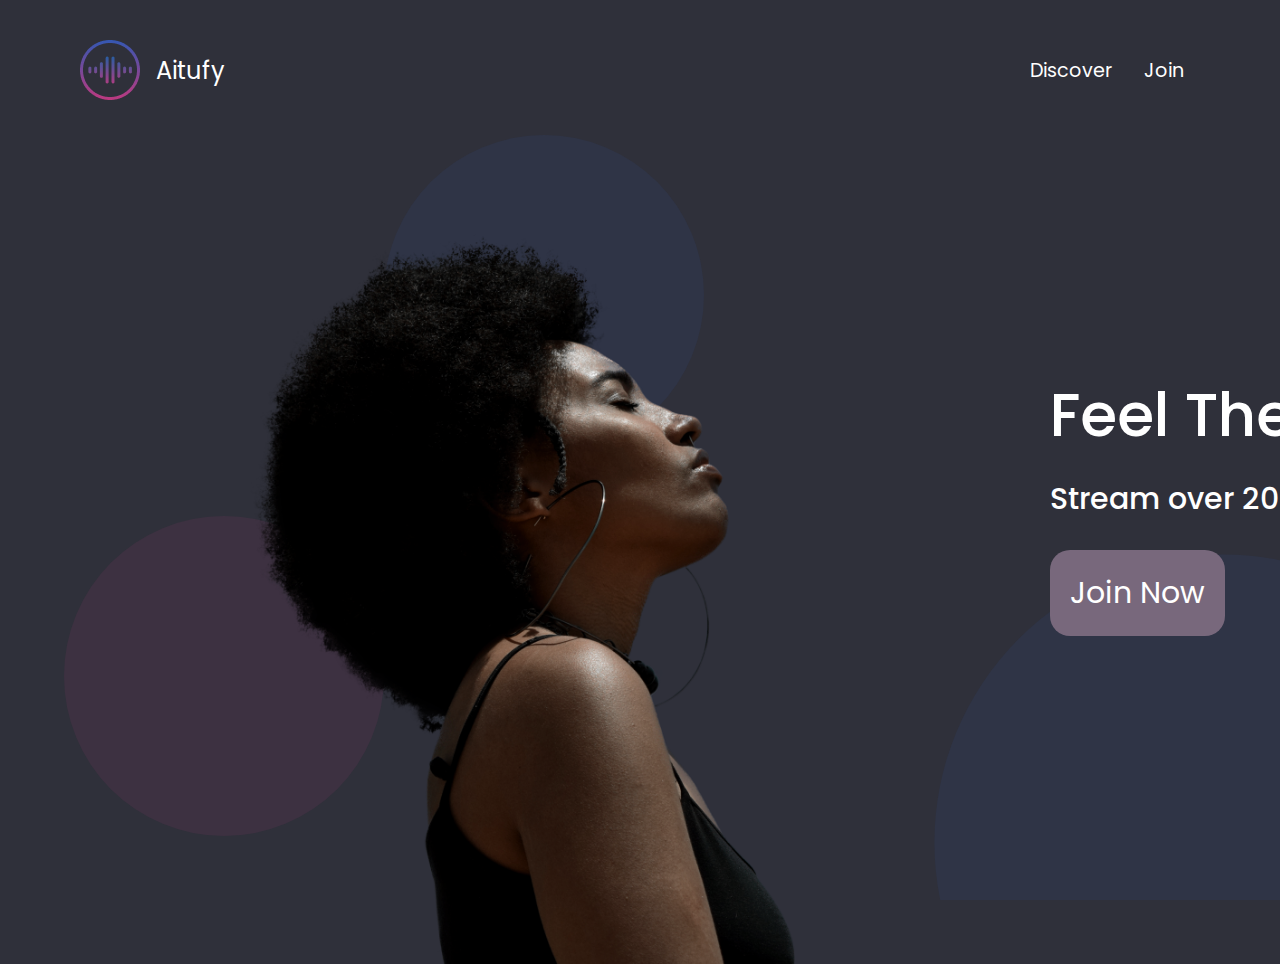
<file: aitu_music/index.html>
<!DOCTYPE html>
<html lang="en">
<head>
  <meta charset="UTF-8">
  <meta name="viewport" content="width=device-width, initial-scale=1.0">
  <meta http-equiv="X-UA-Compatible" content="ie=edge">
  <link href="styles.css" rel="stylesheet">
  <link href="index.css" rel="stylesheet">
  <title>Aitufy</title>
</head>
<body class="container full-height-grow">
  <header class="main-header">
    <a href="index.html" class="brand-logo">
      <img src="images/logo.png">
      <div class="brand-logo-name">Aitufy</div>
    </a>
    <nav class="main-nav">
      <ul>
        <li><a href="discover.html">Discover</a></li>
        <li><a href="join.html">Join</a></li>
      </ul>
    </nav>
  </header>
  <section class="home-main-section">
    <div class="img-wrapper">
      <div class="lady-image"><img src="images/landing-page-girl.png" style="height: 730px;width: auto;position: absolute;top: 234px;left: 250px"></div>
    </div>
    <div class="call-to-action">
      <h1 class="title">Feel The Music</h1>
      <span class="subtitle" style="font-size: 30px">Stream over 20 thousand songs with one click</span><br>
      <a href="join.html" class="btn">Join Now</a>
    </div>
  </section>
  <div class="home-page-circle-1"></div>
  <div class="home-page-circle-2"></div>
  <div class="home-page-circle-3"></div>
</body>
</html>
</file>
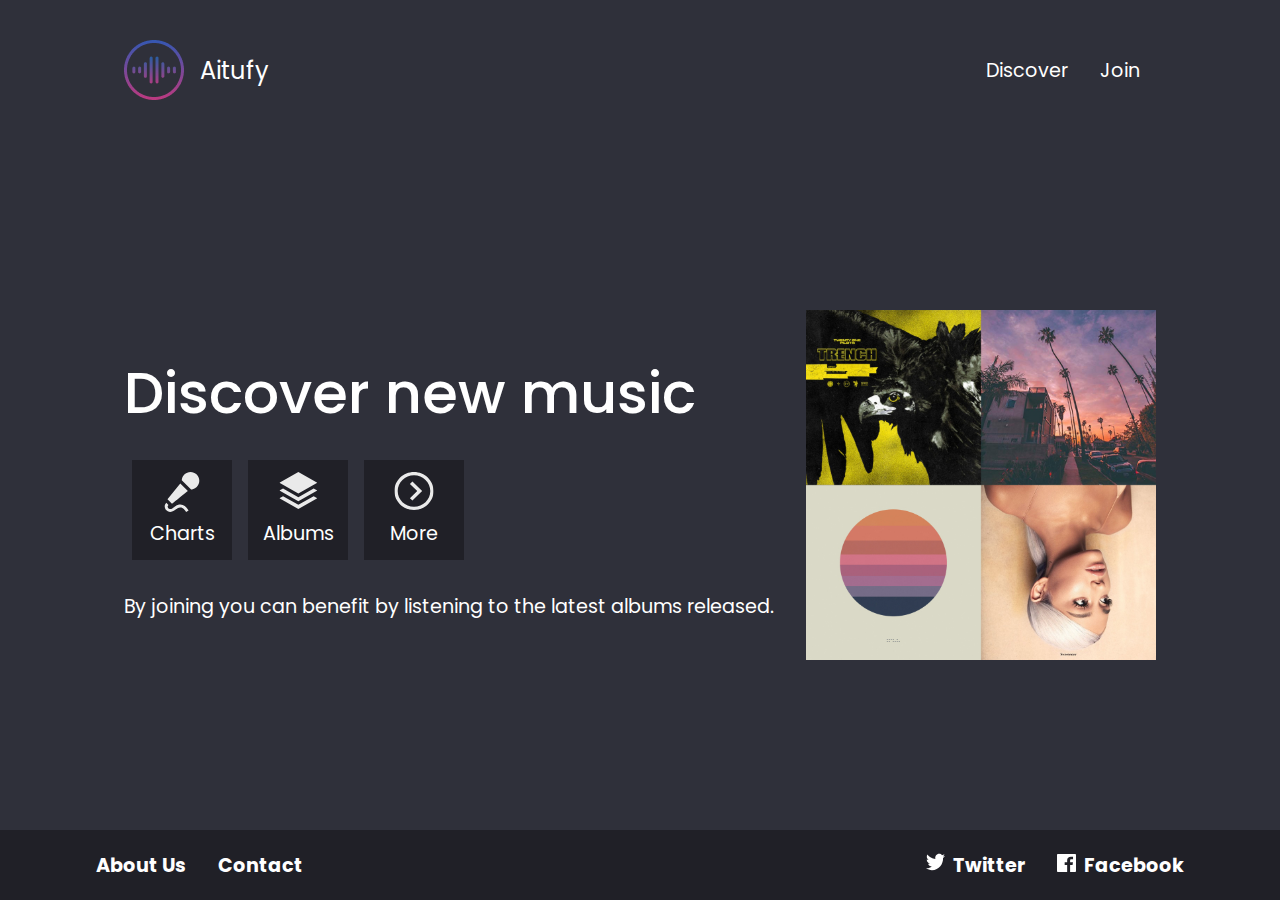
<file: aitu_music/discover.html>
<!DOCTYPE html>
<html lang="en">
<head>
  <meta charset="UTF-8">
  <meta name="viewport" content="width=device-width, initial-scale=1.0">
  <meta http-equiv="X-UA-Compatible" content="ie=edge">
  <link href="styles.css" rel="stylesheet">
  <link href="discover.css" rel="stylesheet">
  <title>Aitufy - Discover</title>
</head>
<body class="full-height-grow">
  <div class="container full-height-grow">
    <header class="main-header">
      <a href="index.html" class="brand-logo">
        <img src="images/logo.png">
        <div class="brand-logo-name">Aitufy</div>
      </a>
      <nav class="main-nav">
        <ul>
          <li><a href="discover.html">Discover</a></li>
          <li><a href="join.html">Join</a></li>
        </ul>
      </nav>
    </header>
    <section class="discover-main-section">
      <div class="call-to-action">
        <h1 class="title">Discover new music</h1>
        <div class="icon-section">
          <div class="icon">
            <img src="images/microphone.svg">
            Charts
          </div>
          <div class="icon">
            <img src="images/albums.svg">
            Albums
          </div>
          <div class="icon">
            <img src="images/more.svg">
            More
          </div>
        </div>
        By joining you can benefit by listening to the latest albums released.
      </div>
      <img class="covers-image" src="images/covers.jpg">
    </section>
  </div>

  <footer class="main-footer">
    <div class="container">
      <nav class="footer-nav">
        <ul>
          <li><a href="#">About Us</a></li>
          <li><a href="#">Contact</a></li>
        </ul>
      </nav>
      <nav class="footer-nav">
        <ul>
          <li>
            <a href="#" class="social-link">
              <img src="images/twitter.svg">
              Twitter
            </a>
          </li>
          <li>
            <a href="#" class="social-link">
              <img src="images/facebook.svg">
              Facebook
            </a>
          </li>
        </ul>
      </nav>
    </div>
  </footer>
</body>
</html>
</file>
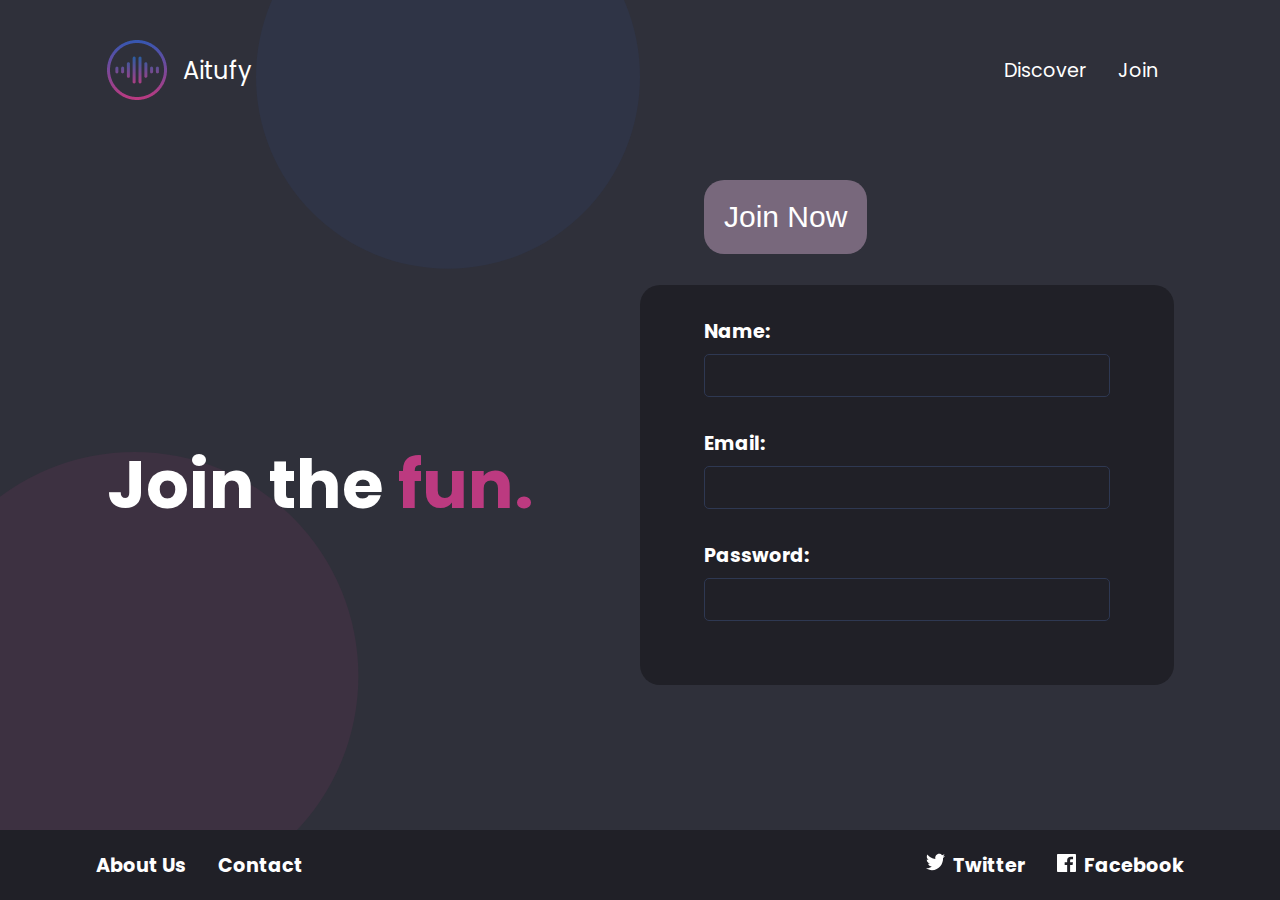
<file: aitu_music/join.html>
<!DOCTYPE html>
<html lang="en">
<head>
  <meta charset="UTF-8">
  <meta name="viewport" content="width=device-width, initial-scale=1.0">
  <meta http-equiv="X-UA-Compatible" content="ie=edge">
  <link href="styles.css" rel="stylesheet">
  <link href="join.css" rel="stylesheet">
  <title>Aitufy - Join</title>
</head>
<body class="full-height-grow">
  <div class="container full-height-grow">
    <header class="main-header">
      <a href="index.html" class="brand-logo">
        <img src="images/logo.png">
        <div class="brand-logo-name">Aitufy</div>
      </a>
      <nav class="main-nav">
        <ul>
          <li><a href="discover.html">Discover</a></li>
          <li><a href="join.html">Join</a></li>
        </ul>
      </nav>
    </header>
    <section class="join-main-section">
      <h1 class="join-text">
        Join the
        <span class="accent-text">fun.</span>
      </h1>
      <form class="join-form">
        <div class="input-group">
          <label>Name:</label>
          <input type="text">
        </div>
        <div class="input-group">
          <label>Email:</label>
          <input type="email">
        </div>
        <div class="input-group">
          <label>Password:</label>
          <input type="password">
        </div>
        <div class="input-group">
          <button type="submit" class="btn">Join Now</button>
        </div>
      </form>
    </section>
  </div>

  <div class="join-page-circle-1"></div>
  <div class="join-page-circle-2"></div>

  <footer class="main-footer">
    <div class="container">
      <nav class="footer-nav">
        <ul>
          <li><a href="#">About Us</a></li>
          <li><a href="#">Contact</a></li>
        </ul>
      </nav>
      <nav class="footer-nav">
        <ul>
          <li>
            <a href="#" class="social-link">
              <img src="images/twitter.svg">
              Twitter
            </a>
          </li>
          <li>
            <a href="#" class="social-link">
              <img src="images/facebook.svg">
              Facebook
            </a>
          </li>
        </ul>
      </nav>
    </div>
  </footer>
</body>
</html>
</file>
<file: aitu_music/styles.css>
@import url('https://fonts.googleapis.com/css?family=Poppins:400,500,700');

*, *::before, *::after {
  box-sizing: border-box;
}

body {
  padding: 0;
  margin: 0;
  background-color: #2F303A;
  font-family: Poppins, sans-serif;
  font-size: 1.2rem;
  color: white;
  min-height: 100vh;
}

.full-height-grow {
  display: flex;
  flex-direction: column;
}

.brand-logo {
  display: flex;
  align-items: center;
  font-size: 1.25em;
  color: inherit;
  text-decoration: none;
}

.brand-logo-name {
  margin-left: 1rem;
}

.main-nav ul, .footer-nav ul {
  display: flex;
  margin: 0;
  padding: 0;
  list-style: none;
}

.main-nav a, .footer-nav a {
  color: inherit;
  text-decoration: none;
  padding: 1rem;
}

.main-nav a:hover, .footer-nav a:hover  {
  color: #adadad;
}

.main-header, .main-footer {
  display: flex;
  justify-content: space-between;
  align-items: center;
}

.main-header {
  height: 140px;
}

.main-footer {
  height: 70px;
  background-color: #202027;
  font-weight: bold;
}

.social-link img {
  width: 1em;
  margin-right: .25rem;
}

.main-footer .container {
  display: flex;
  justify-content: space-between;
}

.container {
  max-width: 1200px;
  margin: 0 auto;
  padding: 0 40px;
  flex-grow: 1;
}

.title {
  font-weight: 500;
  font-size: 3em;
  margin-bottom: 1rem;
  margin-top: 0;
}

.subtitle {
  font-weight: 500;
  font-size: 1.2em;
  margin-bottom: 2rem;
}

.btn {
  position:absolute ;
  top: 180px;

  color: white;
  background-color: #78687c;
  padding: 20px 20px;
  border-radius: 20px;
  text-decoration: none;
  font-size: 30px;
  outline: none;
  border: none;
  cursor: pointer;
}

.btn:hover {
  background-color: #2180d8;
}

.btn:focus {
  background-color: #2796ff;
}
</file>
<file: aitu_music/index.css>
/*.home-main-section {*/
/*  display: flex;*/
/*  align-items: stretch;*/
/*  justify-content: space-between;*/
/*  flex-grow: 1;*/
/*}*/

.home-main-section .img-wrapper {

  flex-direction: column;

  align-items: stretch;
  justify-content: flex-end;
}


.home-main-section .call-to-action {
  font-size: 20px;
  position: absolute;
  left: 1050px;
  top: 370px;

  width: 700px;

}

@media (max-width: 900px) {
  .home-main-section .img-wrapper {
    display: none;
  }

  .home-main-section {
    justify-content: center;
  }
}

.home-page-circle-1 {
  position: absolute;
  width: 25vw;
  height: 25vw;
  border-radius: 50%;
  background-color: rgb(188, 58, 128, .1);
  bottom: 5vw;
  left: 5vw;
  z-index: -1;
}

.home-page-circle-2 {
  position: absolute;
  width: 25vw;
  height: 25vw;
  border-radius: 50%;
  background-color: rgb(52, 87, 178, .1);
  top: 15vh;
  left: 30vw;
  z-index: -1;
}

.home-page-circle-3 {
  position: absolute;
  overflow: hidden;
  width: 45vw;
  height: 45vw;
  bottom: 0;
  right: 0;
  z-index: -1;
}

.home-page-circle-3::before {
  content: '';
  transform: translate(40%, 40%);
  position: absolute;
  height: 100%;
  width: 100%;
  border-radius: 50%;
  background-color: rgb(52, 87, 178, .1);
}
</file>
<file: aitu_music/discover.css>
.discover-main-section {
  display: flex;
  align-items: center;
  justify-content: space-between;
  flex-grow: 1;
}

.discover-main-section .covers-image {
  width: 30vw;
  margin-left: 2rem;
  height: auto;
  max-width: 350px;
}

.icon-section {
  display: flex;
}

.icon {
  display: flex;
  flex-direction: column;
  justify-content: space-between;
  align-items: center;
  margin: .5rem;
  padding: .75rem;
  width: 100px;
  height: 100px;
  background-color: #202027;
  margin-bottom: 2rem;
}

.icon img {
  width: 40px;
}

@media (max-width: 800px) {
  .discover-main-section {
    flex-direction: column;
    justify-content: center;
  }

  .discover-main-section .covers-image {
    margin-top: 2rem;
    height: 30vh;
    width: auto;
  }
}
</file>
<file: aitu_music/join.css>
.join-main-section {
  display: flex;
  justify-content: space-between;
  align-items: center;
  flex-grow: 1;
}

.join-text {
  font-size: 3.5em;
  font-weight: bold;
  margin: 0;
}

.accent-text {
  color: #BC3A80;
}

.join-form {
  background-color: #202027;
  width: 50vw;
  max-width: 50%;
  padding: 2rem 4rem;
  border-radius: 20px;
}

.input-group {
  margin-bottom: 2rem;
  display: flex;
  flex-direction: column;
}

.input-group:last-child {
  margin-bottom: 0;
}

.input-group label {
  font-weight: bold;
  margin-bottom: .5rem;
}

.input-group input {
  outline: none;
  background: none;
  border: 1px solid #2E3852;
  font-size: 1em;
  padding: .5em;
  color: inherit;
  border-radius: 5px;
}

.input-group input:focus {
  border-color: #596da0;
}

@media (max-width: 900px) {
  .join-main-section {
    flex-direction: column;
    justify-content: center;
  }

  .join-form {
    width: 80vw;
    max-width: inherit;
    margin: 2rem 0;
  }
}

.join-page-circle-1 {
  position: absolute;
  overflow: hidden;
  width: 35vw;
  height: 35vw;
  bottom: 0;
  left: 0;
  z-index: -1;
}

.join-page-circle-1::before {
  content: '';
  transform: translateX(-20%);
  position: absolute;
  height: 100%;
  width: 100%;
  border-radius: 50%;
  background-color: rgb(188, 58, 128, .1);
}

.join-page-circle-2 {
  position: absolute;
  overflow: hidden;
  width: 30vw;
  height: 30vw;
  top: 0;
  left: 20vw;
  z-index: -1;
}

.join-page-circle-2::before {
  content: '';
  transform: translateY(-30%);
  position: absolute;
  height: 100%;
  width: 100%;
  border-radius: 50%;
  background-color: rgb(52, 87, 178, .1);
}
</file>
